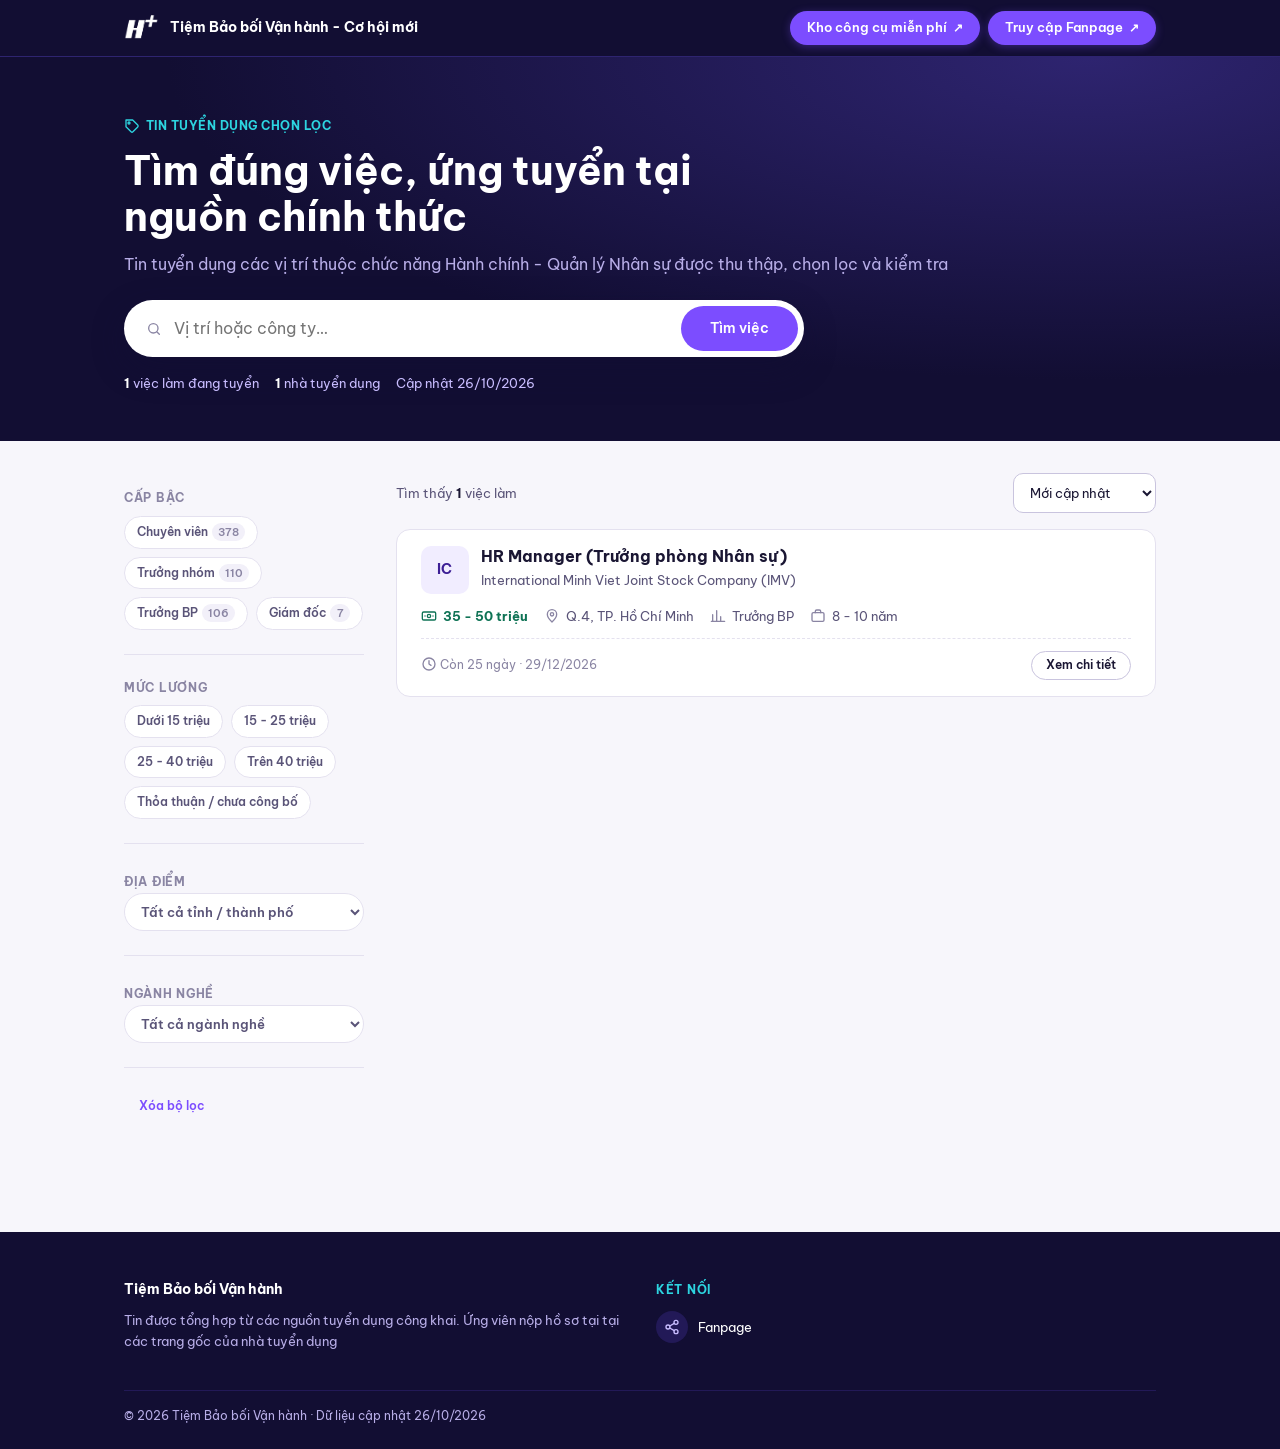
<file: index.html>
<!doctype html>
<html lang="vi">
<head>
  <meta charset="utf-8">
  <meta name="viewport" content="width=device-width, initial-scale=1">
  <title>Tiệm Bảo bối Vận hành - Tiếp cận Cơ hội mới</title>
  <meta name="description" content="Tin tuyển dụng các vị trí thuộc chức năng Hành chính - Quản lý Nhân sự được thu thập, chọn lọc và kiểm tra">
  <meta property="og:type" content="website">
  <meta property="og:title" content="Tiệm Bảo bối Vận hành - Tiếp cận Cơ hội mới">
  <meta property="og:description" content="Tin tuyển dụng các vị trí thuộc chức năng Hành chính - Quản lý Nhân sự được thu thập, chọn lọc và kiểm tra">
  <meta property="og:url" content="https://cohoi.secondwind.vn/">
  <meta property="og:site_name" content="Tiệm Bảo bối Vận hành">
  <meta name="theme-color" content="#120E33">
  <link rel="preconnect" href="https://fonts.googleapis.com">
  <link rel="preconnect" href="https://fonts.gstatic.com" crossorigin>
  <link href="https://fonts.googleapis.com/css2?family=Be+Vietnam+Pro:wght@400;500;600;700&display=swap" rel="stylesheet">
  <link rel="stylesheet" href="assets/style.css">
</head>
<body class="sw-body" data-page="list">
  <header class="sw-nav" id="swNav">
    <div class="sw-nav__inner"><a class="sw-nav__brand" href="./"><span class="sw-nav__name">Việc làm Second Wind</span></a></div>
  </header>

  <main id="app" aria-live="polite">
    <noscript><div class="sw-container" style="padding:48px 24px"><p>Vui lòng bật JavaScript để xem danh sách việc làm.</p></div></noscript>
  </main>

  <footer class="sw-foot" id="swFoot"></footer>

  <script src="assets/app.js" defer></script>
</body>
</html>
</file>
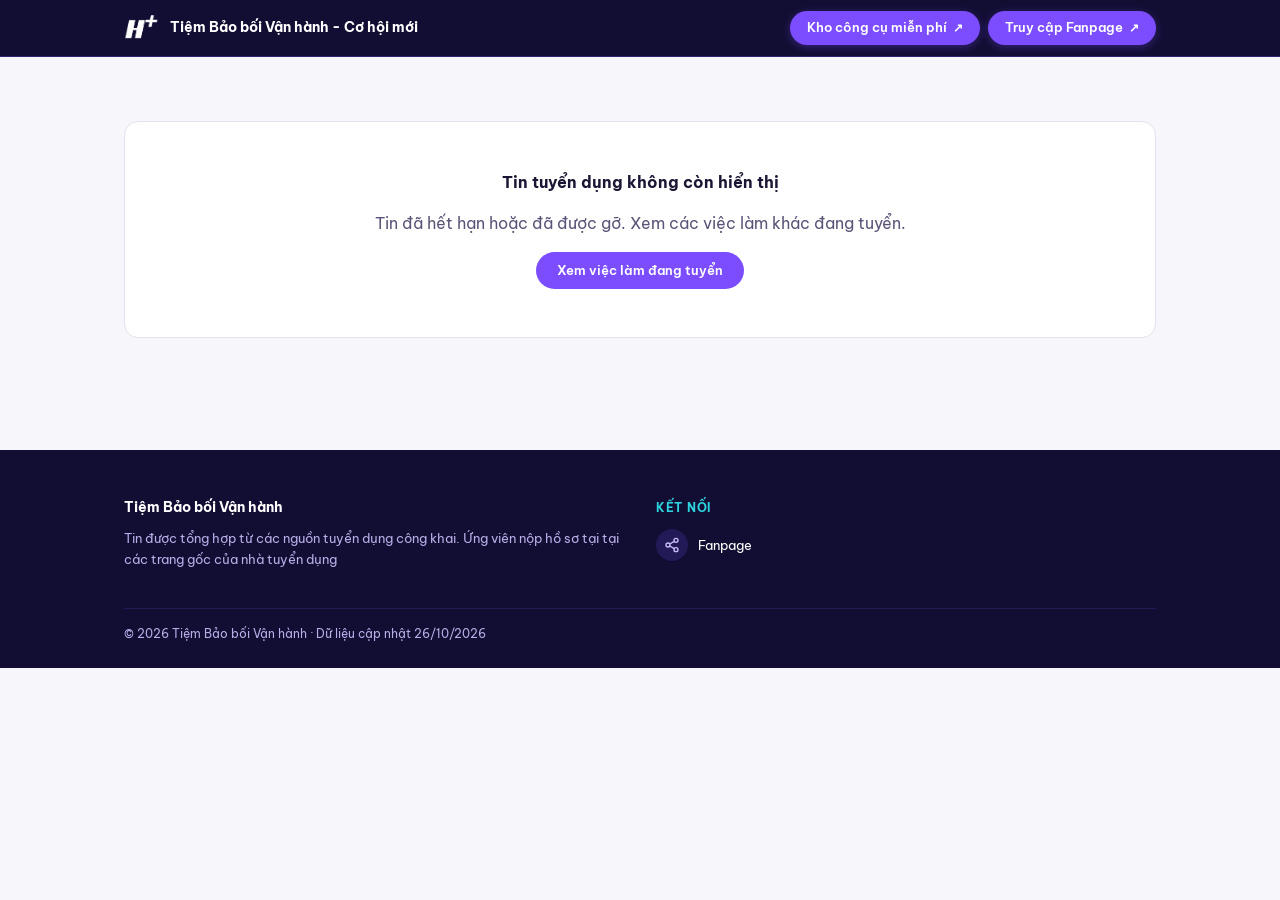
<file: job.html>
<!doctype html>
<html lang="vi">
<head>
  <meta charset="utf-8">
  <meta name="viewport" content="width=device-width, initial-scale=1">
  <title>Chi tiết việc làm — Việc làm Second Wind</title>
  <meta name="description" content="Chi tiết tin tuyển dụng: mức lương, cấp bậc, yêu cầu kinh nghiệm, địa điểm và hạn nộp hồ sơ.">
  <meta property="og:type" content="article">
  <meta name="theme-color" content="#120E33">
  <link rel="preconnect" href="https://fonts.googleapis.com">
  <link rel="preconnect" href="https://fonts.gstatic.com" crossorigin>
  <link href="https://fonts.googleapis.com/css2?family=Be+Vietnam+Pro:wght@400;500;600;700&display=swap" rel="stylesheet">
  <link rel="stylesheet" href="assets/style.css">
</head>
<body class="sw-body" data-page="job">
  <header class="sw-nav" id="swNav">
    <div class="sw-nav__inner"><a class="sw-nav__brand" href="./"><span class="sw-nav__name">Việc làm Second Wind</span></a></div>
  </header>

  <main id="app" aria-live="polite">
    <noscript><div class="sw-container" style="padding:48px 24px"><p>Vui lòng bật JavaScript để xem chi tiết việc làm.</p></div></noscript>
  </main>

  <footer class="sw-foot" id="swFoot"></footer>

  <script src="assets/app.js" defer></script>
</body>
</html>
</file>
<file: assets/style.css>
/* ==========================================================================
   SECOND WIND · CSS TEMPLATE v1.0 · 07/10/2026 (261007)
   Bộ CSS chuẩn của website huongdan.secondwind.vn tính đến ngày 07/10/2026
   (hệ thống CMS v1.6.7).

   Gồm 2 phần, giữ nguyên thứ tự nạp như trên website:
     PHẦN 1 · secondwind-ui.css   — bộ giao diện dùng chung (màu, chữ, khoảng cách,
                                    nút, thẻ, bảng, ghi chú, form…)
     PHẦN 2 · sw-article.css      — trang bài viết, trang chủ, mục lục, 404,
                                    thanh điều hướng, hero, chân trang

   Nguồn: system/apps-script/css_secondwind_ui.html + css_sw_article.html
   Cách dùng: link 1 file này thay cho 2 file trên, hoặc chép từng phần.
   Font: Be Vietnam Pro (Google Fonts) — nạp riêng trong thẻ head:
     https://fonts.googleapis.com/css2?family=Be+Vietnam+Pro:wght@400;500;600;700&display=swap
   Lưu ý: CSS riêng của từng trang quy trình tương tác (đặt trong thẻ style của
   trang) không nằm trong file này.
   ========================================================================== */


/* ##########################################################################
   PHẦN 1 · secondwind-ui.css
   ########################################################################## */

/* ==========================================================================
   SECOND WIND — Bộ CSS giao diện dùng chung
   Phiên bản 1.0 · dựng lại theo tài liệu "Hướng dẫn sử dụng bộ CSS Second Wind"
   ========================================================================== */

:root {
  /* Màu thương hiệu */
  --sw-primary: #7C4DFF;
  --sw-primary-soft: #F1EDFF;
  --sw-primary-ink: #3D1F96;
  --sw-cyan: #2DD4E0;

  /* Thang tím đậm (nền tối) */
  --sw-ink-900: #120E33;
  --sw-ink-800: #1A1246;
  --sw-ink-700: #221957;
  --sw-ink-600: #2E2470;
  --sw-ink-500: #4C3FA0;
  --sw-ink-300: #B8AEE8;
  --sw-ink-200: #C9BDFF;

  /* Nền sáng và chữ */
  --sw-bg: #F7F6FB;
  --sw-surface: #FFFFFF;
  --sw-surface-alt: #F2F0F9;
  --sw-border: #E4E1EF;
  --sw-border-strong: #C9C4DE;
  --sw-text: #1A1633;
  --sw-text-2: #5A5478;
  --sw-text-3: #8A85A3;

  /* Màu trạng thái */
  --sw-success: #0F7355;
  --sw-success-soft: #E1F1EA;
  --sw-warning: #A65C00;
  --sw-warning-soft: #FBEEDC;
  --sw-danger: #B3261E;
  --sw-danger-soft: #FAEAE9;

  /* Thang khoảng cách */
  --sw-sp-1: 4px;
  --sw-sp-2: 8px;
  --sw-sp-3: 12px;
  --sw-sp-4: 16px;
  --sw-sp-5: 24px;
  --sw-sp-6: 32px;
  --sw-sp-7: 48px;
  --sw-sp-8: 64px;

  /* Bo góc */
  --sw-radius-sm: 6px;
  --sw-radius-md: 10px;
  --sw-radius-lg: 14px;
  --sw-radius-pill: 999px;

  /* Cỡ chữ */
  --sw-fs-xs: 12px;
  --sw-fs-sm: 13px;
  --sw-fs-md: 14px;
  --sw-fs-lg: 16px;
  --sw-fs-xl: 20px;
  --sw-fs-2xl: 24px;
  --sw-fs-3xl: 32px;

  --sw-font: 'Be Vietnam Pro', -apple-system, BlinkMacSystemFont, 'Segoe UI', sans-serif;
}

/* Chế độ nền tối — ghi đè biến bề mặt và chữ, mọi component đọc biến nên tự đổi */
.sw-dark {
  --sw-bg: var(--sw-ink-800);
  --sw-surface: var(--sw-ink-700);
  --sw-surface-alt: var(--sw-ink-600);
  --sw-border: var(--sw-ink-500);
  --sw-border-strong: var(--sw-ink-500);
  --sw-text: #FFFFFF;
  --sw-text-2: var(--sw-ink-300);
  --sw-text-3: var(--sw-ink-300);
  --sw-primary-soft: var(--sw-ink-600);
  --sw-primary-ink: var(--sw-ink-200);
  background: var(--sw-bg);
  color: var(--sw-text);
}

/* ===== Nền tảng ===== */
.sw-body {
  margin: 0;
  font-family: var(--sw-font);
  background: var(--sw-bg);
  color: var(--sw-text);
  font-size: var(--sw-fs-lg);
  line-height: 1.55;
  text-align: left;
}
.sw-body * { box-sizing: border-box; }

.sw-container {
  max-width: 1080px;
  margin: 0 auto;
  padding: 0 var(--sw-sp-5);
}

.sw-navbar {
  background: var(--sw-ink-900);
  color: #FFFFFF;
  padding: var(--sw-sp-4) 0;
}
.sw-navbar .sw-container { display: flex; align-items: center; justify-content: space-between; gap: var(--sw-sp-4); flex-wrap: wrap; }
.sw-navbar-brand { font-weight: 700; font-size: var(--sw-fs-md); letter-spacing: 0.04em; color: #FFFFFF; }

/* ===== Tiêu đề ===== */
.sw-h1, .sw-h2, .sw-h3 { font-family: var(--sw-font); color: var(--sw-text); margin: 0; font-weight: 700; }
.sw-h1 { font-size: var(--sw-fs-3xl); line-height: 1.2; }
.sw-h2 { font-size: var(--sw-fs-2xl); line-height: 1.25; }
.sw-h3 { font-size: var(--sw-fs-xl); line-height: 1.3; }
.sw-h1--caps, .sw-h2--caps { text-transform: uppercase; letter-spacing: 0.02em; }

.sw-text-2 { color: var(--sw-text-2); }
.sw-text-3 { color: var(--sw-text-3); font-size: var(--sw-fs-xs); }
.sw-link { color: var(--sw-primary); font-weight: 600; text-decoration: none; }
.sw-link:hover { text-decoration: underline; }
.sw-mono { font-variant-numeric: tabular-nums; }

.sw-row { display: flex; align-items: center; gap: var(--sw-sp-2); flex-wrap: wrap; }
.sw-stack { display: flex; flex-direction: column; gap: var(--sw-sp-2); }

/* ===== Nút ===== */
.sw-btn {
  display: inline-flex;
  align-items: center;
  justify-content: center;
  gap: var(--sw-sp-1);
  font-family: var(--sw-font);
  font-size: var(--sw-fs-sm);
  font-weight: 600;
  padding: 10px 20px;
  border-radius: var(--sw-radius-pill);
  border: 1px solid transparent;
  cursor: pointer;
  transition: opacity .15s ease, border-color .15s ease, background-color .15s ease;
  text-decoration: none;
  line-height: 1.2;
}
.sw-btn:disabled { opacity: .55; cursor: not-allowed; }
.sw-btn--primary { background: var(--sw-primary); color: #FFFFFF; }
.sw-btn--primary:hover:not(:disabled) { opacity: .9; }
.sw-btn--secondary { background: transparent; color: var(--sw-text); border-color: var(--sw-border-strong); }
.sw-btn--secondary:hover:not(:disabled) { background: var(--sw-surface-alt); }
.sw-btn--ghost { background: transparent; color: var(--sw-primary); border-color: transparent; }
.sw-btn--ghost:hover:not(:disabled) { background: var(--sw-primary-soft); }
.sw-btn--sm { padding: 6px 14px; font-size: var(--sw-fs-xs); }
.sw-btn--lg { padding: 13px 28px; font-size: var(--sw-fs-md); }
.sw-btn--block { display: flex; width: 100%; }

/* ===== Nhãn trạng thái ===== */
.sw-badge {
  display: inline-flex;
  align-items: center;
  gap: var(--sw-sp-1);
  font-size: var(--sw-fs-xs);
  font-weight: 600;
  padding: 4px 12px;
  border-radius: var(--sw-radius-pill);
  border: 1px solid transparent;
  white-space: nowrap;
}
.sw-badge--success { background: var(--sw-success-soft); color: var(--sw-success); }
.sw-badge--warning { background: var(--sw-warning-soft); color: var(--sw-warning); }
.sw-badge--danger  { background: var(--sw-danger-soft);  color: var(--sw-danger); }
.sw-badge--outline { background: transparent; color: var(--sw-text-2); border-color: var(--sw-border-strong); }

/* dùng làm chip lọc có thể bấm — kế thừa sw-badge, thêm trạng thái tương tác */
.sw-badge.sw-filter { cursor: pointer; background: var(--sw-surface); border-color: var(--sw-border); color: var(--sw-text-2); }
.sw-badge.sw-filter[data-active="true"] { border-color: currentColor; }
.sw-badge.sw-filter.sw-badge--danger[data-active="true"]  { background: var(--sw-danger-soft); }
.sw-badge.sw-filter.sw-badge--warning[data-active="true"] { background: var(--sw-warning-soft); }
.sw-badge.sw-filter.sw-badge--success[data-active="true"] { background: var(--sw-success-soft); }
.sw-badge.sw-filter.sw-badge--outline[data-active="true"] { background: var(--sw-surface-alt); color: var(--sw-text); }

/* ===== Thẻ ===== */
.sw-card {
  background: var(--sw-surface);
  border: 1px solid var(--sw-border);
  border-radius: var(--sw-radius-lg);
  padding: var(--sw-sp-4);
}
.sw-card--link { cursor: pointer; transition: border-color .15s ease; }
.sw-card--link:hover { border-color: var(--sw-border-strong); }
.sw-card__head { display: flex; align-items: center; justify-content: space-between; gap: var(--sw-sp-2); font-size: var(--sw-fs-xs); color: var(--sw-text-3); margin-bottom: var(--sw-sp-2); }
.sw-card__title { font-size: var(--sw-fs-xl); font-weight: 700; margin: 0 0 var(--sw-sp-2); color: var(--sw-text); line-height: 1.35; }
.sw-card__body { font-size: var(--sw-fs-sm); color: var(--sw-text-2); margin: 0; }
.sw-card__foot { display: flex; align-items: center; justify-content: space-between; gap: var(--sw-sp-2); margin-top: var(--sw-sp-3); padding-top: var(--sw-sp-3); border-top: 1px solid var(--sw-border); }

/* ===== Lưới ===== */
.sw-grid { display: grid; gap: var(--sw-sp-4); }
.sw-grid--auto { grid-template-columns: repeat(auto-fill, minmax(280px, 1fr)); }

/* ===== Biểu mẫu ===== */
.sw-field { display: flex; flex-direction: column; gap: var(--sw-sp-1); margin-bottom: var(--sw-sp-4); }
.sw-field__label { font-size: var(--sw-fs-sm); font-weight: 600; color: var(--sw-text); }
.sw-field__hint { font-size: var(--sw-fs-xs); color: var(--sw-text-3); margin: 0; }
.sw-field__error { font-size: var(--sw-fs-xs); color: var(--sw-danger); margin: 0; display: none; }
.sw-field--invalid .sw-input { border-color: var(--sw-danger); }
.sw-field--invalid .sw-field__error { display: block; }

.sw-input, .sw-select {
  font-family: var(--sw-font);
  font-size: 16px; /* tránh Safari tự phóng to trên iOS */
  color: var(--sw-text);
  background: var(--sw-surface);
  border: 1px solid var(--sw-border-strong);
  border-radius: var(--sw-radius-md);
  padding: 10px 14px;
  min-height: 44px;
}
.sw-input:focus, .sw-select:focus { outline: 2px solid var(--sw-primary); outline-offset: 1px; }
.sw-input--search { padding-left: 38px; background-repeat: no-repeat; background-position: 12px center; }

/* ===== Bảng ===== */
.sw-table-wrap { overflow-x: auto; border: 1px solid var(--sw-border); border-radius: var(--sw-radius-lg); background: var(--sw-surface); }
.sw-table { width: 100%; border-collapse: collapse; font-size: var(--sw-fs-sm); }
.sw-table th { background: var(--sw-surface-alt); color: var(--sw-text-2); text-align: left; font-weight: 600; padding: var(--sw-sp-3) var(--sw-sp-4); }
.sw-table td { padding: var(--sw-sp-3) var(--sw-sp-4); border-top: 1px solid var(--sw-border); color: var(--sw-text); }
.sw-td--num { text-align: right; font-variant-numeric: tabular-nums; }

@media (max-width: 768px) {
  .sw-table--stack thead { display: none; }
  .sw-table--stack, .sw-table--stack tbody, .sw-table--stack tr, .sw-table--stack td { display: block; width: 100%; }
  .sw-table--stack tr { border-top: 1px solid var(--sw-border); padding: var(--sw-sp-3) var(--sw-sp-4); }
  .sw-table--stack td { border-top: none; padding: var(--sw-sp-1) 0; display: flex; justify-content: space-between; gap: var(--sw-sp-3); }
  .sw-table--stack td::before { content: attr(data-label); color: var(--sw-text-3); font-size: var(--sw-fs-xs); }
}

/* ===== Danh sách dạng dòng ===== */
.sw-list { background: var(--sw-surface); border: 1px solid var(--sw-border); border-radius: var(--sw-radius-lg); overflow: hidden; }
.sw-list__item { display: flex; align-items: center; gap: var(--sw-sp-3); padding: var(--sw-sp-3) var(--sw-sp-4); border-top: 1px solid var(--sw-border); }
.sw-list__item:first-child { border-top: none; }
.sw-list__flag { width: 4px; align-self: stretch; border-radius: 0; flex-shrink: 0; background: var(--sw-border-strong); }
.sw-list__flag--danger { background: var(--sw-danger); }
.sw-list__flag--warning { background: var(--sw-warning); }
.sw-list__flag--success { background: var(--sw-success); }
.sw-list__meta { font-size: var(--sw-fs-xs); color: var(--sw-text-3); margin: 2px 0 0; }
.sw-list__item > div:not(.sw-list__flag) { flex: 1; min-width: 0; }

/* ===== Thông báo ===== */
.sw-alert { border-radius: var(--sw-radius-md); padding: var(--sw-sp-3) var(--sw-sp-4); font-size: var(--sw-fs-sm); display: flex; align-items: center; gap: var(--sw-sp-2); justify-content: space-between; }
.sw-alert--success { background: var(--sw-success-soft); color: var(--sw-success); }
.sw-alert--danger { background: var(--sw-danger-soft); color: var(--sw-danger); }
.sw-alert__undo { font-weight: 600; text-decoration: underline; cursor: pointer; }

.sw-note { border-left: 3px solid var(--sw-border-strong); border-radius: 0; padding: var(--sw-sp-2) var(--sw-sp-4); font-size: var(--sw-fs-xs); color: var(--sw-text-2); background: var(--sw-surface-alt); }
.sw-note--warning { border-left-color: var(--sw-warning); }

/* ===== Trạng thái tải / rỗng ===== */
.sw-skeleton { background: linear-gradient(90deg, var(--sw-surface-alt) 25%, var(--sw-border) 37%, var(--sw-surface-alt) 63%); background-size: 400% 100%; animation: sw-skeleton-loading 1.4s ease infinite; border-radius: var(--sw-radius-sm); }
@keyframes sw-skeleton-loading { 0% { background-position: 100% 50%; } 100% { background-position: 0 50%; } }
.sw-spinner { width: 16px; height: 16px; border: 2px solid var(--sw-border-strong); border-top-color: var(--sw-primary); border-radius: 50%; animation: sw-spin .7s linear infinite; display: inline-block; }
@keyframes sw-spin { to { transform: rotate(360deg); } }
.sw-empty { text-align: center; padding: var(--sw-sp-7) var(--sw-sp-4); color: var(--sw-text-2); }
.sw-empty h3 { font-size: var(--sw-fs-lg); color: var(--sw-text); margin: 0 0 var(--sw-sp-1); }

/* ===== Đảm bảo bo góc đúng khi chỉ có viền 1 cạnh ===== */
.sw-note, .sw-list__flag { border-radius: 0; }


/* ##########################################################################
   PHẦN 2 · sw-article.css
   ########################################################################## */

/* ==========================================================================
   SECOND WIND — CSS riêng cho trang bài viết, mục lục, 404
   Dùng kèm secondwind-ui.css. Phần 1 giữ nguyên từ 7 bài HTML gốc.
   ========================================================================== */

/* ---------- Phần 1: giữ nguyên từ bài gốc ---------- */
.hero-tag { display:inline-flex; align-items:center; gap:6px; font-size:var(--sw-fs-xs); font-weight:700; letter-spacing:.04em; text-transform:uppercase; color:var(--sw-cyan); margin-bottom:var(--sw-sp-3); }
.hero-title { max-width: 30ch; } /* v1.3.4: 20ch → 30ch, tiêu đề ít xuống dòng hơn */
.hero-lede { max-width: none !important; font-size: var(--sw-fs-lg); margin-top: var(--sw-sp-3); } /* v1.6.6: sapo kéo hết bề ngang khung, mọi trang (DOC và HTML); trước đây 60ch; !important để thắng cả CSS nhúng sẵn trong các file HTML cũ (60ch, 62ch) */
/* v1.6.5: phần đầu trang chủ kéo chữ ra hết bề ngang khung (trang bài giữ nguyên giới hạn) */
.hero-title--full, .hero-lede--full { max-width: none; }
/* v1.6.7: ngày cập nhật đứng ngay dưới tiêu đề */
.hero-updated { margin: var(--sw-sp-2) 0 0; font-size: var(--sw-fs-sm); color: var(--sw-ink-300); }
.hero-meta { margin-top:var(--sw-sp-5); font-size:var(--sw-fs-xs); color:var(--sw-ink-300); }

.article-wrap { max-width: 720px; margin: 0 auto; padding: var(--sw-sp-7) var(--sw-sp-5) var(--sw-sp-8); }
.article-wrap h2 { font-size: var(--sw-fs-xl); margin: var(--sw-sp-6) 0 var(--sw-sp-3); color: var(--sw-text); }
.article-wrap p { font-size: var(--sw-fs-md); color: var(--sw-text-2); line-height: 1.7; margin: 0 0 var(--sw-sp-3); }
.article-wrap ol, .article-wrap ul { padding-left: 20px; margin: 0 0 var(--sw-sp-4); }
.article-wrap li { font-size: var(--sw-fs-md); color: var(--sw-text-2); line-height: 1.6; margin-bottom: var(--sw-sp-3); }
.article-wrap li strong { color: var(--sw-text); }
.lede-intro { font-size: var(--sw-fs-lg); color: var(--sw-text); line-height: 1.6; }

.fine-tag { display:inline-block; margin-top:4px; font-size:var(--sw-fs-xs); font-weight:700; padding:2px 10px; border-radius:var(--sw-radius-pill); background:var(--sw-danger-soft); color:var(--sw-danger); }

.callout { background: var(--sw-primary-soft); border-radius: var(--sw-radius-lg); padding: var(--sw-sp-4) var(--sw-sp-5); margin: var(--sw-sp-5) 0; }
.callout p { color: var(--sw-primary-ink); margin: 0; font-weight: 500; }

.tips-card { margin-top: var(--sw-sp-3); }
.tips-card ul { margin: 0; padding-left: 18px; }
.tips-card li { color: var(--sw-text-2); font-size: var(--sw-fs-sm); margin-bottom: var(--sw-sp-2); }

.cta-card { margin-top: var(--sw-sp-7); text-align: center; padding: var(--sw-sp-6) var(--sw-sp-5); background: var(--sw-ink-800); border: none; }
.cta-card h3 { color: #FFFFFF; font-size: var(--sw-fs-xl); margin: 0 0 var(--sw-sp-2); }
.cta-card p { color: var(--sw-ink-300); margin: 0 0 var(--sw-sp-4); }

.related { margin-top: var(--sw-sp-6); padding-top: var(--sw-sp-5); border-top: 1px solid var(--sw-border); }
.related a { display: block; margin-bottom: var(--sw-sp-2); }

/* ---------- Phần 2: khối mới do hệ thống sinh ---------- */
.article-wrap > h3 { font-size: var(--sw-fs-lg); margin: var(--sw-sp-5) 0 var(--sw-sp-2); color: var(--sw-text); }
.article-wrap p a, .article-wrap li a, .article-wrap td a { color: var(--sw-primary); font-weight: 600; }
.article-wrap hr { border: none; border-top: 1px solid var(--sw-border); margin: var(--sw-sp-6) 0; }

/* Dòng căn cứ pháp lý dưới mỗi mức phạt: [CĂN CỨ] */
.legal-ref { display: block; margin: 6px 0 var(--sw-sp-3); font-size: var(--sw-fs-xs); color: var(--sw-text-3); }
.legal-ref::before { content: "Căn cứ: "; font-weight: 600; }

/* Khung tóm tắt đầu bài: [TÓM TẮT] */
.takeaways { background: var(--sw-surface); border: 1px solid var(--sw-border); border-left: 4px solid var(--sw-primary); border-radius: 0 var(--sw-radius-lg) var(--sw-radius-lg) 0; padding: var(--sw-sp-4) var(--sw-sp-5); margin: 0 0 var(--sw-sp-5); }
.article-wrap .takeaways__title, .article-wrap .todo__title { font-size: var(--sw-fs-xs); font-weight: 700; letter-spacing: .04em; text-transform: uppercase; color: var(--sw-primary); margin: 0 0 var(--sw-sp-2) !important; }
.takeaways ul, .todo ul { margin: 0; padding-left: 18px; }
.article-wrap .takeaways li, .article-wrap .todo li { font-size: var(--sw-fs-sm); margin-bottom: var(--sw-sp-2); }

/* Checklist hành động: [VIỆC CẦN LÀM] */
.todo { background: var(--sw-success-soft); border-radius: var(--sw-radius-lg); padding: var(--sw-sp-4) var(--sw-sp-5); margin: var(--sw-sp-5) 0; }
.article-wrap .todo__title { color: var(--sw-success); }
.todo ul { list-style: none; padding-left: 0; }
.article-wrap .todo li { padding-left: 26px; position: relative; color: var(--sw-text); }
.todo li::before { content: "☐"; position: absolute; left: 0; top: -1px; font-size: 1.1em; color: var(--sw-success); }

/* Ảnh: [ẢNH] */
.article-figure { margin: var(--sw-sp-5) 0; }
.article-figure img { max-width: 100%; height: auto; border-radius: var(--sw-radius-lg); display: block; }
.article-figure figcaption { font-size: var(--sw-fs-xs); color: var(--sw-text-3); margin-top: var(--sw-sp-2); }

/* Bảng trong bài */
.article-wrap .sw-table-wrap { margin: var(--sw-sp-4) 0; }

/* Breadcrumb đầu trang + link quay về cuối bài (v1.1) */
.breadcrumb { flex-wrap: wrap; }
.breadcrumb a { color: inherit; text-decoration: none; }
.breadcrumb a:hover { text-decoration: underline; }
.breadcrumb .sep { opacity: .6; }
.related .back-link { margin-top: var(--sw-sp-3); }

/* ---------- Trang mục lục ---------- */
.index-wrap { max-width: 1080px; margin: 0 auto; padding: var(--sw-sp-7) var(--sw-sp-5) var(--sw-sp-8); }
.index-group { margin-bottom: var(--sw-sp-7); }
.index-group > h2 { font-size: var(--sw-fs-xl); margin: 0 0 var(--sw-sp-4); color: var(--sw-text); }
.index-card { text-decoration: none; display: block; height: 100%; }
.index-card .sw-card__title { font-size: var(--sw-fs-lg); }

/* Bộ lọc trang chủ (v1.3) */
.index-controls { position: sticky; top: 0; z-index: 10; background: var(--sw-bg); padding: var(--sw-sp-4) 0 var(--sw-sp-2); margin-bottom: var(--sw-sp-5); border-bottom: 1px solid var(--sw-border); }
.index-controls[hidden], .index-card[hidden], .index-group[hidden], #idxEmpty[hidden] { display: none; }
.index-controls__row { display: flex; flex-wrap: wrap; gap: var(--sw-sp-3); align-items: flex-end; }
.index-controls .sw-field { margin-bottom: 0; }
.index-search { flex: 1 1 260px; }
.index-search__wrap { position: relative; }
.index-search__wrap svg { position: absolute; left: 12px; top: 50%; transform: translateY(-50%); width: 16px; height: 16px; color: var(--sw-text-3); pointer-events: none; }
.index-search__wrap .sw-input { padding-left: 38px; width: 100%; }
.index-group-field { min-width: 220px; }
.index-group-field .sw-select { width: 100%; }
.index-risk-field .sw-row { min-height: 44px; }
.index-risk-field .sw-filter { font: inherit; font-size: var(--sw-fs-xs); }
.index-count { margin: var(--sw-sp-3) 0 0; font-size: var(--sw-fs-xs); }
.index-risk { margin-top: var(--sw-sp-3); }
@media (max-width: 640px) {
  .index-controls { position: static; }
  .index-group-field, .index-risk-field { flex: 1 1 100%; }
}

/* Thẻ Chuyên mục + Thư mục trên thẻ bài trang chủ (v1.3.5) */
.index-tags { display: flex; flex-wrap: wrap; align-items: center; gap: 6px; margin-bottom: var(--sw-sp-3); }
.index-tag { display: inline-flex; align-items: center; font-size: var(--sw-fs-xs); font-weight: 700; line-height: 1.4; white-space: nowrap; }
/* Chuyên mục: nền tím nhạt, bo tròn */
.index-tag--cat { padding: 3px 10px; border-radius: var(--sw-radius-pill); background: var(--sw-primary-soft); color: var(--sw-primary-ink); }
/* Thư mục (loại nội dung): nền tím đậm, chữ cyan in hoa, bo góc nhỏ — cùng tông với phần đầu trang */
.index-tag--folder { padding: 3px 8px; border-radius: var(--sw-radius-sm); background: var(--sw-ink-800); color: var(--sw-cyan); font-size: 11px; letter-spacing: .06em; text-transform: uppercase; }

/* Căn đều 2 bên (v1.3.3) — điện thoại trả về căn trái */
.hero-lede,
.index-card .sw-card__body,
.article-wrap p,
.article-wrap li {
  text-align: justify;
  text-justify: inter-word;
}
@media (max-width: 640px) {
  .hero-lede,
  .index-card .sw-card__body,
  .article-wrap p,
  .article-wrap li { text-align: left; }
}

/* Khung CTA luôn căn giữa, không bị quy tắc căn đều 2 bên ghi đè (v1.3.6) */
.article-wrap .cta-card p { text-align: center; }

/* ---------- v1.5: Thanh điều hướng trên cùng ---------- */
.sw-nav { position: sticky; top: 0; z-index: 30; background: var(--sw-ink-900); border-bottom: 1px solid var(--sw-ink-600); }
.sw-nav__inner { max-width: 1080px; margin: 0 auto; padding: 0 var(--sw-sp-5); height: 56px; display: flex; align-items: center; justify-content: space-between; gap: var(--sw-sp-3); }
.sw-nav__brand { display: inline-flex; align-items: center; gap: 10px; min-width: 0; color: #FFFFFF; text-decoration: none; font-weight: 700; font-size: var(--sw-fs-md); }
.sw-nav__logo { height: 36px; width: auto; display: block; flex: none; }
.sw-nav__name { white-space: nowrap; overflow: hidden; text-overflow: ellipsis; }
.sw-nav__links { display: flex; align-items: center; gap: var(--sw-sp-2); flex: none; }
.sw-nav__btn { display: inline-flex; align-items: center; gap: 4px; padding: 7px 14px; border-radius: var(--sw-radius-pill); font-size: var(--sw-fs-sm); font-weight: 600; line-height: 1.2; text-decoration: none; white-space: nowrap; border: 1px solid transparent; transition: background .15s ease, border-color .15s ease; }
.sw-nav__btn--ghost { color: var(--sw-ink-200); border-color: var(--sw-ink-500); }
.sw-nav__btn--ghost:hover { background: var(--sw-ink-700); color: #FFFFFF; }
.sw-nav__btn--primary { background: var(--sw-primary); color: #FFFFFF; }
.sw-nav__btn--primary:hover { opacity: .9; }
.sw-nav__btn:focus-visible, .sw-nav__brand:focus-visible { outline: 2px solid var(--sw-cyan); outline-offset: 2px; }
/* Bộ lọc trang chủ dính ngay dưới thanh điều hướng */
.sw-nav ~ .index-wrap .index-controls { top: 56px; }
@media (max-width: 480px) {
  .sw-nav__inner { padding: 0 var(--sw-sp-4); height: 52px; }
  .sw-nav__logo { height: 30px; }
  .sw-nav__name { font-size: var(--sw-fs-sm); }
  .sw-nav__btn { padding: 6px 10px; font-size: var(--sw-fs-xs); }
  /* Màn hẹp: có logo thì ẩn chữ để không bị cắt "Tiệm Bảo bối …" */
  .sw-nav__logo + .sw-nav__name { display: none; }
}

/* ---------- v1.5: Nút trên thẻ bài (trang chủ) ---------- */
.index-card { display: flex; flex-direction: column; }
.index-card__foot { margin-top: auto; padding-top: var(--sw-sp-4); display: flex; align-items: center; justify-content: space-between; flex-wrap: wrap; gap: var(--sw-sp-2); }
.index-card__foot .index-risk { margin-top: 0; }
.index-card__btn { margin-left: auto; pointer-events: none; transition: background .15s ease, color .15s ease, border-color .15s ease; }
.index-card:hover .index-card__btn, .index-card:focus-visible .index-card__btn { background: var(--sw-primary); border-color: var(--sw-primary); color: #FFFFFF; }

/* ---------- Bộ lọc lề trái trang chủ: Mức rủi ro + Chuyên mục (chọn nhiều) ---------- */
.index-wrap--side { display: grid; grid-template-columns: 240px minmax(0, 1fr); gap: var(--sw-sp-6); align-items: start; }
.index-main { min-width: 0; }
.index-side { position: sticky; top: calc(56px + var(--sw-sp-4)); padding-top: var(--sw-sp-4); }
.index-side[hidden] { display: none; }
.side-block + .side-block { margin-top: var(--sw-sp-5); padding-top: var(--sw-sp-5); border-top: 1px solid var(--sw-border); }
.index-side__title { margin: 0 0 var(--sw-sp-2); font-size: var(--sw-fs-xs); font-weight: 700; letter-spacing: .06em; text-transform: uppercase; color: var(--sw-text-3); }
.side-risk { display: flex; flex-wrap: wrap; gap: var(--sw-sp-2); }
.side-risk .sw-filter { font: inherit; font-size: var(--sw-fs-xs); font-weight: 600; padding: 6px 12px; }
.side-n { display: inline-flex; align-items: center; justify-content: center; min-width: 20px; padding: 0 6px; border-radius: var(--sw-radius-pill); background: var(--sw-surface-alt); color: var(--sw-text-3); font-size: 11px; font-weight: 600; line-height: 18px; }
.sw-filter[data-active="true"] .side-n { background: rgba(255,255,255,.7); color: inherit; }
/* Ô sổ xuống chọn nhiều */
.ms { position: relative; }
.ms__btn { display: flex; align-items: center; justify-content: space-between; gap: var(--sw-sp-2); width: 100%; min-height: 44px; padding: 10px 12px 10px 14px; font-family: var(--sw-font); font-size: var(--sw-fs-md); color: var(--sw-text); text-align: left; background: var(--sw-surface); border: 1px solid var(--sw-border-strong); border-radius: var(--sw-radius-md); cursor: pointer; }
.ms__btn:hover { border-color: var(--sw-primary); }
.ms__btn:focus-visible { outline: 2px solid var(--sw-primary); outline-offset: 1px; }
.ms__btn svg { flex: none; color: var(--sw-text-3); transition: transform .15s ease; }
.ms__btn[aria-expanded="true"] { border-color: var(--sw-primary); }
.ms__btn[aria-expanded="true"] svg { transform: rotate(180deg); }
.ms__value { overflow: hidden; text-overflow: ellipsis; white-space: nowrap; }
.ms__panel { position: absolute; z-index: 20; top: calc(100% + 6px); left: 0; width: max(100%, 260px); max-height: 340px; overflow-y: auto; background: var(--sw-surface); border: 1px solid var(--sw-border-strong); border-radius: var(--sw-radius-md); box-shadow: 0 12px 32px rgba(18,14,51,.14); padding: 6px 0 0; }
.ms__panel[hidden] { display: none; }
.ms__opt { display: flex; align-items: center; gap: 10px; padding: 9px 14px; font-size: var(--sw-fs-sm); color: var(--sw-text); cursor: pointer; }
.ms__opt:hover { background: var(--sw-surface-alt); }
.ms__opt input { width: 16px; height: 16px; margin: 0; accent-color: var(--sw-primary); flex: none; cursor: pointer; }
.ms__label { flex: 1; min-width: 0; }
.ms__foot { position: sticky; bottom: 0; display: flex; justify-content: space-between; gap: var(--sw-sp-2); padding: 8px 10px; margin-top: 6px; background: var(--sw-surface); border-top: 1px solid var(--sw-border); }
.ms__chips { display: flex; flex-wrap: wrap; gap: 6px; margin-top: var(--sw-sp-2); }
.ms__chips:empty { display: none; }
.ms__chip { display: inline-flex; align-items: center; gap: 4px; padding: 4px 6px 4px 10px; border: 0; border-radius: var(--sw-radius-pill); background: var(--sw-primary-soft); color: var(--sw-primary-ink); font-family: var(--sw-font); font-size: var(--sw-fs-xs); font-weight: 600; cursor: pointer; }
.ms__chip span { display: inline-flex; width: 16px; height: 16px; align-items: center; justify-content: center; border-radius: 50%; font-size: 13px; }
.ms__chip:hover span { background: var(--sw-primary); color: #FFFFFF; }
/* Màn hẹp: bộ lọc lề trái lên trên, xếp thành 2 cột ngắn */
@media (max-width: 860px) {
  .index-wrap--side { display: block; }
  .index-side { position: static; padding-top: var(--sw-sp-2); display: grid; grid-template-columns: 1fr 1fr; gap: var(--sw-sp-4); }
  .side-block + .side-block { margin-top: 0; padding-top: 0; border-top: 0; }
  .ms__panel { width: 100%; }
}
@media (max-width: 560px) {
  .index-side { grid-template-columns: 1fr; gap: var(--sw-sp-3); }
}

/* ---------- v1.6: Chân trang 3 cột ---------- */
.sw-foot { margin-top: var(--sw-sp-7); background: var(--sw-ink-900); color: var(--sw-ink-300); font-size: var(--sw-fs-sm); }
.sw-foot .sw-container { padding-top: var(--sw-sp-7); padding-bottom: var(--sw-sp-5); }
.sw-foot__grid { display: grid; gap: var(--sw-sp-6); }
.sw-foot__grid--3 { grid-template-columns: 1.3fr 1fr 1.3fr; }
.sw-foot__grid--2 { grid-template-columns: 1fr 1fr; }
.sw-foot__grid--1 { grid-template-columns: minmax(0, 70ch); }
.sw-foot__col { min-width: 0; }
.sw-foot__col p { margin: 0 0 6px; line-height: 1.6; }
.sw-foot__title { margin-bottom: var(--sw-sp-3) !important; font-size: var(--sw-fs-xs); font-weight: 700; letter-spacing: .06em; text-transform: uppercase; color: var(--sw-cyan); }
.sw-foot__org { margin-bottom: var(--sw-sp-3) !important; color: #FFFFFF; font-weight: 700; font-size: var(--sw-fs-md); line-height: 1.3 !important; } /* v1.6.1: tên đơn vị nằm ở hàng tiêu đề cột */
.sw-foot__row { display: flex; align-items: flex-start; gap: 10px; }
.sw-foot__ico { display: inline-flex; flex: none; width: 18px; height: 18px; margin-top: 3px; color: var(--sw-cyan); }
.sw-foot__ico svg { width: 18px; height: 18px; display: block; }
.sw-foot__val { min-width: 0; overflow-wrap: anywhere; color: #FFFFFF; } /* v1.6.3: địa chỉ, điện thoại dùng biểu tượng thay chữ; v1.6.4: nội dung chữ trắng */
.sw-foot a { color: #FFFFFF; text-decoration: none; }
.sw-foot a:hover { text-decoration: underline; }
.sw-foot__links { display: flex; flex-direction: column; gap: 10px; }
.sw-foot__link { display: inline-flex; align-items: center; gap: 10px; width: fit-content; }
.sw-foot__icon { display: inline-flex; align-items: center; justify-content: center; width: 32px; height: 32px; border-radius: 50%; background: var(--sw-ink-700); color: var(--sw-ink-200); flex: none; transition: background .15s ease; }
.sw-foot__icon img { width: 18px; height: 18px; object-fit: contain; display: block; }
.sw-foot__link:hover .sw-foot__icon { background: var(--sw-primary); color: #FFFFFF; }
.sw-foot__copy { margin: var(--sw-sp-6) 0 0; padding-top: var(--sw-sp-4); border-top: 1px solid var(--sw-ink-700); font-size: var(--sw-fs-xs); color: var(--sw-ink-300); }
@media (max-width: 760px) {
  .sw-foot__grid--3, .sw-foot__grid--2 { grid-template-columns: 1fr; gap: var(--sw-sp-5); }
}


/* ##########################################################################
   PHẦN 3 · sw-jobs.css — trang tổng hợp tin tuyển dụng (SW Việc làm)
   Bản 02 · 08/10/2026 · dùng kèm Phần 1 + 2 ở trên
   (bản 02: nút điều hướng, bộ lọc đang chọn màu tím, chia sẻ, lưu tin)
   ########################################################################## */

html { scroll-behavior: smooth; }
.sw-sr { position: absolute; width: 1px; height: 1px; overflow: hidden; clip: rect(0 0 0 0); white-space: nowrap; }
.sw-ico { width: 16px; height: 16px; flex: none; display: inline-block; vertical-align: -3px; }

/* ---------- Hero trang chủ ---------- */
.job-hero { background: radial-gradient(120% 140% at 85% 0%, var(--sw-ink-600) 0%, var(--sw-ink-900) 60%); color: #FFFFFF; }
.job-hero .sw-container { padding-top: var(--sw-sp-7); padding-bottom: var(--sw-sp-7); }
.job-hero .hero-title { color: #FFFFFF; font-size: clamp(26px, 5vw, 40px); line-height: 1.15; max-width: 22ch; }
.job-hero .hero-lede { color: var(--sw-ink-300); margin: var(--sw-sp-3) 0 0; }
.job-hero__stats { margin: var(--sw-sp-4) 0 0; font-size: var(--sw-fs-sm); color: var(--sw-ink-200); display: flex; flex-wrap: wrap; gap: var(--sw-sp-2) var(--sw-sp-4); }
.job-hero__stats b { color: #FFFFFF; }

.job-search { margin-top: var(--sw-sp-5); display: flex; gap: var(--sw-sp-2); background: #FFFFFF; padding: 6px; border-radius: var(--sw-radius-pill); max-width: 680px; box-shadow: 0 12px 32px rgba(18,14,51,.35); }
.job-search__field { position: relative; flex: 1; min-width: 0; }
.job-search__field .sw-ico { position: absolute; left: 16px; top: 50%; transform: translateY(-50%); color: var(--sw-text-3); }
.job-search__input { width: 100%; border: 0; outline: 0; background: transparent; font-family: var(--sw-font); font-size: 16px; color: var(--sw-text); min-height: 44px; padding: 0 12px 0 44px; }
.job-search .sw-btn { flex: none; }

/* ---------- Bố cục danh sách ---------- */
.job-wrap { padding-top: var(--sw-sp-6); }
.job-toolbar { display: flex; align-items: center; justify-content: space-between; gap: var(--sw-sp-3); flex-wrap: wrap; margin-bottom: var(--sw-sp-4); }
.job-toolbar__count { margin: 0; font-size: var(--sw-fs-sm); color: var(--sw-text-2); }
.job-toolbar__count b { color: var(--sw-text); }
.job-toolbar__right { display: flex; align-items: center; gap: var(--sw-sp-2); }
.job-toolbar .sw-select { min-height: 40px; padding: 8px 12px; font-size: var(--sw-fs-sm); }
.job-filter-toggle { display: none; }

.job-list { display: flex; flex-direction: column; gap: var(--sw-sp-3); }

/* Bộ lọc lề trái */
.job-side .side-block .sw-select { width: 100%; }
.job-chips { display: flex; flex-wrap: wrap; gap: var(--sw-sp-2); }
.job-chips .sw-filter { font: inherit; font-size: var(--sw-fs-xs); font-weight: 600; padding: 6px 12px; }
.job-side__reset { margin-top: var(--sw-sp-5); }

/* ---------- Thẻ tin ---------- */
.job-card { display: block; text-decoration: none; color: inherit; padding: var(--sw-sp-4) var(--sw-sp-5); transition: border-color .15s ease, box-shadow .15s ease, transform .15s ease; }
.job-card:hover { border-color: var(--sw-primary); box-shadow: 0 8px 24px rgba(61,31,150,.08); }
.job-card:focus-visible { outline: 2px solid var(--sw-primary); outline-offset: 2px; }
.job-card__top { display: flex; gap: var(--sw-sp-3); align-items: flex-start; }
.job-logo { flex: none; width: 48px; height: 48px; border-radius: var(--sw-radius-md); background: var(--sw-primary-soft); color: var(--sw-primary-ink); display: inline-flex; align-items: center; justify-content: center; font-weight: 700; font-size: var(--sw-fs-md); letter-spacing: .02em; }
.job-card__head { flex: 1; min-width: 0; }
.job-card__title { margin: 0; font-size: var(--sw-fs-lg); line-height: 1.35; font-weight: 700; color: var(--sw-text); }
.job-card:hover .job-card__title { color: var(--sw-primary-ink); }
.job-card__co { margin: 2px 0 0; font-size: var(--sw-fs-sm); color: var(--sw-text-2); overflow: hidden; text-overflow: ellipsis; white-space: nowrap; }
.job-card__badges { display: flex; flex-wrap: wrap; gap: 6px; flex: none; }
.job-meta { list-style: none; margin: var(--sw-sp-3) 0 0; padding: 0; display: flex; flex-wrap: wrap; gap: var(--sw-sp-2) var(--sw-sp-4); font-size: var(--sw-fs-sm); color: var(--sw-text-2); }
.job-meta li { display: inline-flex; align-items: center; gap: 6px; }
.job-meta .sw-ico { color: var(--sw-text-3); }
.job-meta__salary { color: var(--sw-success) !important; font-weight: 700; }
.job-meta__salary .sw-ico { color: var(--sw-success) !important; }
.job-card__foot { display: flex; align-items: center; justify-content: space-between; gap: var(--sw-sp-2); margin-top: var(--sw-sp-3); padding-top: var(--sw-sp-3); border-top: 1px dashed var(--sw-border); font-size: var(--sw-fs-xs); color: var(--sw-text-3); }
.job-card__cta { pointer-events: none; }
.job-card:hover .job-card__cta { background: var(--sw-primary); border-color: var(--sw-primary); color: #FFFFFF; }
.sw-badge--new { background: var(--sw-primary-soft); color: var(--sw-primary-ink); }
.sw-badge--hot { background: var(--sw-warning-soft); color: var(--sw-warning); }

/* Khung chờ tải */
.job-skel { height: 132px; border-radius: var(--sw-radius-lg); }

/* ---------- Trang chi tiết ---------- */
.job-dhero { background: radial-gradient(120% 140% at 85% 0%, var(--sw-ink-600) 0%, var(--sw-ink-900) 60%); color: #FFFFFF; }
.job-dhero .sw-container { padding-top: var(--sw-sp-5); padding-bottom: var(--sw-sp-6); }
.job-dhero .breadcrumb { font-size: var(--sw-fs-xs); color: var(--sw-ink-300); margin-bottom: var(--sw-sp-4); }
.job-dhero__row { display: flex; gap: var(--sw-sp-4); align-items: flex-start; }
.job-dhero .job-logo { width: 64px; height: 64px; font-size: var(--sw-fs-xl); background: var(--sw-ink-700); color: var(--sw-cyan); border: 1px solid var(--sw-ink-500); }
.job-dhero__co { margin: 0 0 var(--sw-sp-1); font-size: var(--sw-fs-sm); color: var(--sw-ink-200); font-weight: 600; }
.job-dhero h1 { margin: 0; color: #FFFFFF; font-size: clamp(22px, 4vw, 32px); line-height: 1.2; }
.job-dhero__badges { display: flex; flex-wrap: wrap; gap: 6px; margin-top: var(--sw-sp-3); }
.job-dhero .sw-badge--outline { color: var(--sw-ink-200); border-color: var(--sw-ink-500); }

.job-detail > * { min-width: 0; }
.job-detail { display: grid; grid-template-columns: minmax(0, 1fr) 320px; gap: var(--sw-sp-6); align-items: start; padding-top: var(--sw-sp-6); padding-bottom: var(--sw-sp-7); }
.job-section { margin-bottom: var(--sw-sp-6); }
.job-section > h2 { font-size: var(--sw-fs-xl); margin: 0 0 var(--sw-sp-3); color: var(--sw-text); }
.job-section p, .job-section li { font-size: var(--sw-fs-md); line-height: 1.7; color: var(--sw-text-2); }
.job-section p { margin: 0 0 var(--sw-sp-3); }
.job-section ul { margin: 0; padding-left: 20px; }
.job-section li { margin-bottom: var(--sw-sp-2); }
.job-section li::marker { color: var(--sw-primary); }

/* Tóm tắt nhanh (Key takeaways) */
.job-facts { display: grid; grid-template-columns: repeat(3, minmax(0, 1fr)); gap: 1px; background: var(--sw-border); border: 1px solid var(--sw-border); border-radius: var(--sw-radius-lg); overflow: hidden; margin-bottom: var(--sw-sp-6); }
.job-fact { background: var(--sw-surface); padding: var(--sw-sp-4); display: flex; gap: var(--sw-sp-3); align-items: flex-start; min-width: 0; }
.job-fact__ico { flex: none; width: 36px; height: 36px; border-radius: 50%; background: var(--sw-primary-soft); color: var(--sw-primary); display: inline-flex; align-items: center; justify-content: center; }
.job-fact__label { margin: 0; font-size: var(--sw-fs-xs); color: var(--sw-text-3); }
.job-fact__value { margin: 2px 0 0; font-size: var(--sw-fs-md); font-weight: 600; color: var(--sw-text); overflow-wrap: anywhere; }
.job-fact--salary .job-fact__value { color: var(--sw-success); }

.job-co { display: flex; flex-direction: column; gap: var(--sw-sp-2); }
.job-co__row { display: flex; gap: var(--sw-sp-3); font-size: var(--sw-fs-md); color: var(--sw-text-2); }
.job-co__row .sw-ico { margin-top: 4px; color: var(--sw-text-3); }
.job-co__row a { color: var(--sw-primary); font-weight: 600; text-decoration: none; overflow-wrap: anywhere; }

/* Thẻ ứng tuyển bám dính */
.job-apply { position: sticky; top: calc(56px + var(--sw-sp-4)); }
.job-apply__salary { margin: 0; font-size: var(--sw-fs-2xl); font-weight: 700; color: var(--sw-success); }
.job-apply__label { margin: 0 0 2px; font-size: var(--sw-fs-xs); color: var(--sw-text-3); }
.job-apply__dl { margin: var(--sw-sp-3) 0 var(--sw-sp-4); font-size: var(--sw-fs-sm); color: var(--sw-text-2); display: flex; align-items: center; gap: 6px; }
.job-apply__dl b { color: var(--sw-text); }
.job-apply .sw-btn + .sw-btn { margin-top: var(--sw-sp-2); }
.job-apply__note { margin: var(--sw-sp-3) 0 0; font-size: var(--sw-fs-xs); color: var(--sw-text-3); line-height: 1.5; }

.job-applybar { display: none; }

.job-related .job-list { gap: var(--sw-sp-2); }
.job-back { display: inline-flex; align-items: center; gap: 6px; margin-top: var(--sw-sp-4); }

.job-toast { position: fixed; left: 50%; bottom: 96px; transform: translateX(-50%); background: var(--sw-ink-900); color: #FFFFFF; padding: 10px 18px; border-radius: var(--sw-radius-pill); font-size: var(--sw-fs-sm); z-index: 50; opacity: 0; transition: opacity .2s ease; pointer-events: none; }
.job-toast.is-on { opacity: 1; }

/* ---------- Màn hình hẹp ---------- */
@media (max-width: 860px) {
  .job-filter-toggle { display: inline-flex; }
  .job-wrap { display: flex !important; flex-direction: column; }
  .job-wrap .index-main { display: contents; }
  .job-wrap .job-toolbar { order: 1; }
  .job-wrap .job-side { order: 2; }
  .job-wrap .job-list { order: 3; }
  .job-side { display: none !important; }
  .job-side.is-open { display: grid !important; background: var(--sw-surface); border: 1px solid var(--sw-border); border-radius: var(--sw-radius-lg); padding: var(--sw-sp-4); margin-bottom: var(--sw-sp-4); }
  .job-detail { grid-template-columns: 1fr; gap: 0; }
  .job-apply--side { display: none; }
  .job-applybar { display: flex; position: fixed; left: 0; right: 0; bottom: 0; z-index: 40; align-items: center; gap: var(--sw-sp-3); padding: 10px var(--sw-sp-4) calc(10px + env(safe-area-inset-bottom)); background: var(--sw-surface); border-top: 1px solid var(--sw-border); box-shadow: 0 -8px 24px rgba(18,14,51,.08); }
  .job-applybar__info { flex: 1; min-width: 0; }
  .job-applybar__salary { margin: 0; font-weight: 700; color: var(--sw-success); font-size: var(--sw-fs-md); white-space: nowrap; overflow: hidden; text-overflow: ellipsis; }
  .job-applybar__dl { margin: 0; font-size: var(--sw-fs-xs); color: var(--sw-text-3); }
  .has-applybar .sw-foot { padding-bottom: 72px; }
}
@media (max-width: 640px) {
  .job-hero .sw-container { padding-top: var(--sw-sp-6); padding-bottom: var(--sw-sp-6); }
  .job-search { border-radius: var(--sw-radius-lg); }
  .job-search .sw-btn { padding: 10px 16px; }
  .job-card { padding: var(--sw-sp-4); }
  .job-card__top { flex-wrap: wrap; }
  .job-card__badges { order: 3; width: 100%; padding-left: 60px; }
  .job-card__badges:empty { display: none; }
  .job-facts { grid-template-columns: 1fr 1fr; }
  .job-logo { width: 44px; height: 44px; }
  .job-dhero .job-logo { width: 52px; height: 52px; }
}
@media (max-width: 480px) {
  .sw-nav__links .sw-nav__btn--ghost { display: none; }
}
@media (max-width: 380px) {
  .job-facts { grid-template-columns: 1fr; }
}

/* ---------- Bản 02 · Nút điều hướng (Kho công cụ / Fanpage / Cộng đồng) ---------- */
.job-navbtn { gap: 6px; padding: 8px 16px; box-shadow: 0 2px 8px rgba(124,77,255,.35); }
.job-navbtn__arrow { font-size: 12px; line-height: 1; }
.sw-nav__links { gap: var(--sw-sp-2); }
@media (max-width: 640px) {
  .sw-nav__inner { height: auto; min-height: 52px; padding-top: 8px; padding-bottom: 8px; flex-wrap: wrap; row-gap: 8px; }
  .sw-nav__links { width: 100%; overflow-x: auto; scrollbar-width: none; padding-bottom: 2px; }
  .sw-nav__links::-webkit-scrollbar { display: none; }
  .job-navbtn { padding: 6px 12px; font-size: var(--sw-fs-xs); box-shadow: none; flex: none; }
}

/* ---------- Bản 02 · Bộ lọc: lựa chọn đang bật tô tím ---------- */
.job-chips .sw-badge.sw-filter.sw-badge--outline[data-active="true"],
.job-toolbar .sw-badge.sw-filter.sw-badge--outline[data-active="true"] {
  background: var(--sw-primary); border-color: var(--sw-primary); color: #FFFFFF;
  box-shadow: 0 2px 8px rgba(124,77,255,.3);
}
.job-chips .sw-filter[data-active="true"] .side-n,
.job-toolbar .sw-filter[data-active="true"] .side-n { background: rgba(255,255,255,.25); color: #FFFFFF; }
.job-chips .sw-filter:hover:not([data-active="true"]) { border-color: var(--sw-primary); color: var(--sw-primary-ink); }
/* Ô chọn Địa điểm cùng cỡ chữ với các nút lọc (máy tính) */
.job-side .sw-select { font-size: var(--sw-fs-sm); font-weight: 600; color: var(--sw-text-2); min-height: 38px; padding: 7px 12px; border-color: var(--sw-border); border-radius: var(--sw-radius-pill); }
@media (max-width: 860px) {
  .job-side .sw-select { font-size: 16px; } /* giữ 16px trên điện thoại để iPhone không tự phóng to khi bấm */
}
.job-savedchip { font: inherit; font-size: var(--sw-fs-xs); font-weight: 600; padding: 6px 12px; gap: 6px; }
.job-savedchip .sw-ico { width: 14px; height: 14px; }

/* ---------- Bản 02 · Trang chi tiết: lưu tin, chia sẻ ---------- */
.job-apply .sw-btn + .sw-btn { margin-top: var(--sw-sp-2); }
.job-savebtn.is-saved { border-color: var(--sw-primary); color: var(--sw-primary-ink); background: var(--sw-primary-soft); }
.job-savebtn.is-saved .sw-ico { fill: currentColor; }
.job-iconbtn { padding: 10px 12px; flex: none; }

.job-share { margin-top: var(--sw-sp-4); padding-top: var(--sw-sp-4); border-top: 1px solid var(--sw-border); }
.job-share__title { margin: 0 0 var(--sw-sp-2); font-size: var(--sw-fs-xs); font-weight: 700; letter-spacing: .04em; text-transform: uppercase; color: var(--sw-text-3); }
.job-share__btns { display: grid; grid-template-columns: 1fr 1fr; gap: var(--sw-sp-2); }
.job-share__btn { display: inline-flex; align-items: center; justify-content: center; gap: 6px; min-height: 40px; padding: 8px 10px; font-family: var(--sw-font); font-size: var(--sw-fs-sm); font-weight: 600; color: var(--sw-text); background: var(--sw-surface); border: 1px solid var(--sw-border-strong); border-radius: var(--sw-radius-md); cursor: pointer; transition: border-color .15s ease, background .15s ease, color .15s ease; }
.job-share__btn:hover { border-color: var(--sw-primary); color: var(--sw-primary-ink); background: var(--sw-primary-soft); }
.job-share__btn:focus-visible { outline: 2px solid var(--sw-primary); outline-offset: 1px; }
.job-share__btn--facebook .sw-ico { color: #1877F2; }
.job-share__btn--messenger .sw-ico { color: #0084FF; }
.job-share__btn--zalo .sw-ico { color: #0068FF; }

.job-sheet { position: fixed; inset: 0; z-index: 60; background: rgba(18,14,51,.45); display: flex; align-items: flex-end; }
.job-sheet[hidden] { display: none; }
.job-sheet__panel { width: 100%; background: var(--sw-surface); border-radius: var(--sw-radius-lg) var(--sw-radius-lg) 0 0; padding: var(--sw-sp-4) var(--sw-sp-4) calc(var(--sw-sp-4) + env(safe-area-inset-bottom)); }
.job-sheet__panel .job-share { margin-top: 0; padding-top: 0; border-top: 0; }
.job-sheet__panel .sw-btn { margin-top: var(--sw-sp-3); }
.job-toast { max-width: calc(100% - 32px); text-align: center; }
@media (max-width: 860px) {
  .job-applybar .sw-btn--primary { padding: 10px 14px; white-space: nowrap; }
}
.job-share__btn:last-child:nth-child(odd) { grid-column: span 2; }
.job-wrap .job-list, .job-wrap .job-card { min-width: 0; max-width: 100%; }
@media (max-width: 640px) {
  .sw-nav__links { gap: 6px; }
  .job-navbtn { padding: 6px 10px; gap: 4px; }
}
@media (max-width: 420px) {
  .job-applybar { gap: var(--sw-sp-2); padding-left: var(--sw-sp-3); padding-right: var(--sw-sp-3); }
  .job-applybar__salary { font-size: var(--sw-fs-sm); }
  .job-applybar .job-iconbtn { width: 40px; height: 40px; padding: 0; }
  .job-applybar .sw-btn--primary { padding: 10px 12px; font-size: var(--sw-fs-xs); }
}

/* Bản 03 · 08/10/2026 · CR-261008-02: khung lưu ý nhiều đoạn */
.job-note p { margin: 0; }
.job-note p + p { margin-top: var(--sw-sp-2); }
</file>
